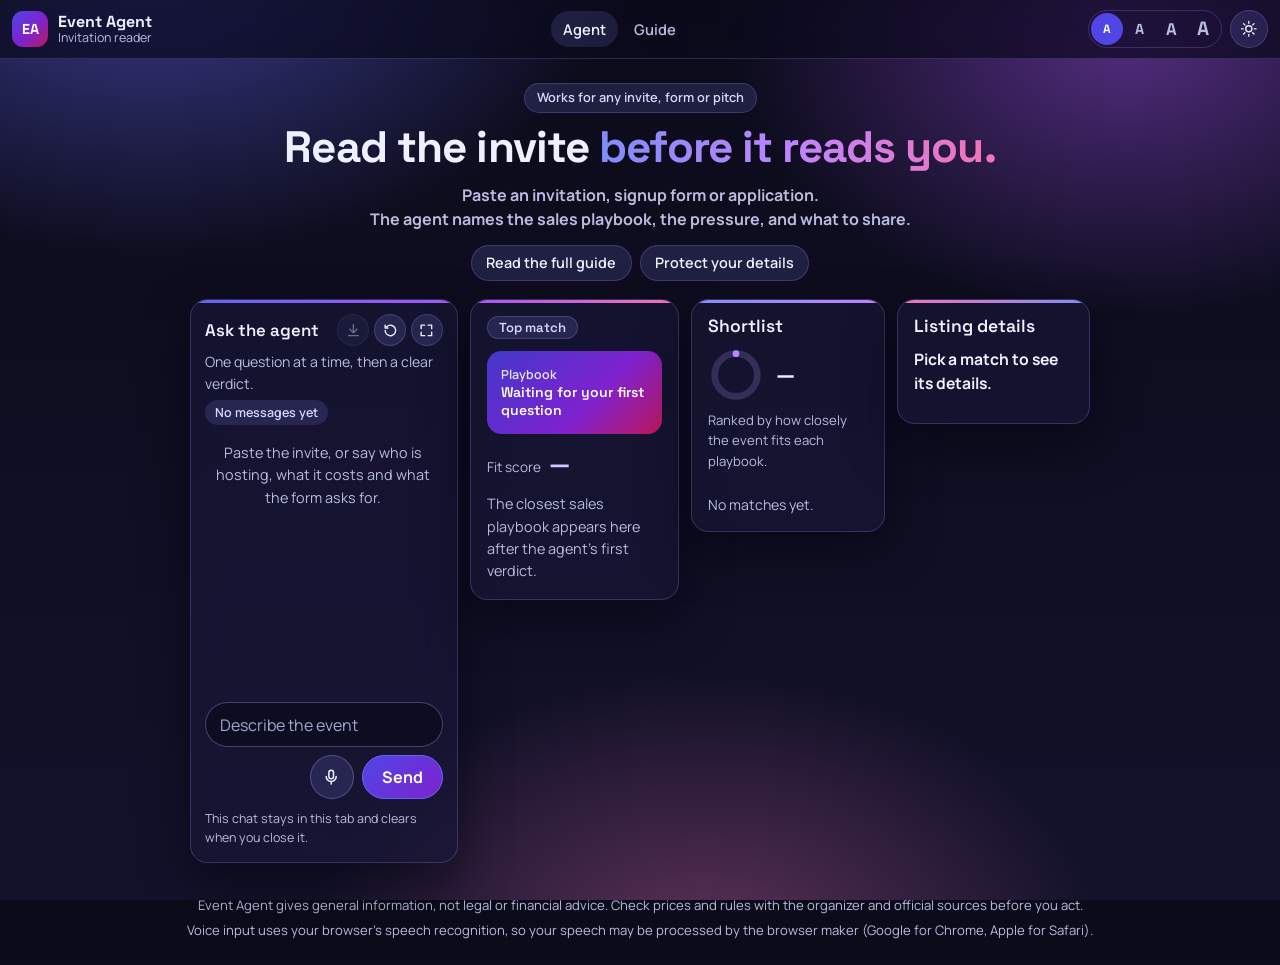
<file: index.html>
<!doctype html>
<html lang="en" data-theme="dark" data-font-size="sm">
<head>
<meta charset="utf-8">
<meta name="viewport" content="width=device-width, initial-scale=1, viewport-fit=cover">
<title>Event Agent: check an invitation before you sign up</title>
<meta name="description" content="Paste an event invitation, signup form or application. Event Agent names the sales playbook behind it, how hard they'll push, and what to share.">
<meta name="color-scheme" content="dark light">
<script>(function(){try{var d=document.documentElement,t=localStorage.getItem('pref-theme'),f=localStorage.getItem('pref-font-size');if(t==='light'||t==='dark')d.setAttribute('data-theme',t);if(f==='sm'||f==='md'||f==='lg'||f==='xl')d.setAttribute('data-font-size',f);}catch(e){}})();</script>
<link rel="icon" href="/favicon.svg" type="image/svg+xml">
<link rel="preconnect" href="https://fonts.googleapis.com">
<link rel="preconnect" href="https://fonts.gstatic.com" crossorigin>
<link rel="stylesheet" href="https://fonts.googleapis.com/css2?family=Manrope:wght@400;500;600;700&family=Space+Grotesk:wght@500;600;700&display=swap">
<link rel="stylesheet" href="/assets/css/engine.css">
<script src="/assets/js/prefs.js" defer></script>
<script src="/assets/js/engine.js" defer></script>
</head>
<body>
<a class="skip" href="#chat-input">Skip to the chat</a>
<div class="glow" aria-hidden="true"></div>

<header class="nav">
  <div class="nav-row">
    <a class="brand" href="/" aria-label="Event Agent home">
      <span class="brand-mark" aria-hidden="true">EA</span>
      <span class="brand-name"><strong>Event Agent</strong><span>Invitation reader</span></span>
    </a>
    <nav class="nav-links" aria-label="Main">
      <a href="/" aria-current="page">Agent</a>
      <a href="/guide">Guide</a>
    </nav>
    <div class="prefs">
      <div class="size-picker" role="group" aria-label="Text size">
        <button type="button" class="size-btn" data-size="sm" aria-pressed="true" aria-label="Text size small">A</button>
        <button type="button" class="size-btn" data-size="md" aria-pressed="false" aria-label="Text size medium">A</button>
        <button type="button" class="size-btn" data-size="lg" aria-pressed="false" aria-label="Text size large">A</button>
        <button type="button" class="size-btn" data-size="xl" aria-pressed="false" aria-label="Text size extra large">A</button>
      </div>
      <button type="button" class="theme-btn" aria-pressed="true" aria-label="Switch to light theme">
        <svg class="icon-moon" viewBox="0 0 24 24" aria-hidden="true"><path d="M20 14.5A8 8 0 0 1 9.5 4a8 8 0 1 0 10.5 10.5z"/></svg>
        <svg class="icon-sun" viewBox="0 0 24 24" aria-hidden="true"><circle cx="12" cy="12" r="4.2"/><path d="M12 2v2.5M12 19.5V22M2 12h2.5M19.5 12H22M4.9 4.9l1.8 1.8M17.3 17.3l1.8 1.8M4.9 19.1l1.8-1.8M17.3 6.7l1.8-1.8"/></svg>
      </button>
    </div>
  </div>
</header>

<main id="main">
  <section class="hero" aria-labelledby="hero-title">
    <p class="chip">Works for any invite, form or pitch</p>
    <h1 id="hero-title">Read the invite <span class="grad">before it reads you.</span></h1>
    <p class="subline">Paste an invitation, signup form or application.<br>The agent names the sales playbook, the pressure, and what to share.</p>
    <div class="hero-links">
      <a class="chip-link" href="/guide">Read the full guide</a>
      <a class="chip-link" href="/guide#protecting-your-details">Protect your details</a>
    </div>
  </section>

  <div class="board">
    <div class="chat-slot">
      <section class="card chat-card" aria-labelledby="chat-title">
        <div class="chat-head">
          <h2 id="chat-title">Ask the agent</h2>
          <div class="chat-tools">
            <button type="button" class="icon-btn" id="download-btn" aria-label="Download your event check" disabled>
              <svg viewBox="0 0 24 24" aria-hidden="true"><path d="M12 4v11M7 10.5l5 5 5-5M5 19.5h14"/></svg>
            </button>
            <button type="button" class="icon-btn" id="reset-btn" aria-label="Start over">
              <svg viewBox="0 0 24 24" aria-hidden="true"><path d="M4.5 12a7.5 7.5 0 1 0 2.2-5.3"/><path d="M4.5 4.5v4h4"/></svg>
            </button>
            <button type="button" class="icon-btn" id="full-btn" aria-pressed="false" aria-label="Full page">
              <svg class="icon-expand" viewBox="0 0 24 24" aria-hidden="true"><path d="M4.5 9.5v-5h5M19.5 9.5v-5h-5M4.5 14.5v5h5M19.5 14.5v5h-5"/></svg>
              <svg class="icon-collapse" viewBox="0 0 24 24" aria-hidden="true"><path d="M9.5 4.5v5h-5M14.5 4.5v5h5M9.5 19.5v-5h-5M14.5 19.5v-5h5"/></svg>
            </button>
          </div>
        </div>
        <div class="chat-meta">
          <p class="card-sub">One question at a time, then a clear verdict.</p>
          <p class="count-chip" id="count-chip">No messages yet</p>
        </div>
        <div class="log" id="log" role="log" aria-live="polite" aria-label="Conversation">
          <p class="log-empty" id="log-empty">Paste the invite, or say who is hosting, what it costs and what the form asks for.</p>
        </div>
        <div class="composer">
          <label class="sr-only" for="chat-input">Describe the event or paste the invitation</label>
          <textarea id="chat-input" rows="1" maxlength="4000" placeholder="Describe the event"></textarea>
          <div class="composer-actions">
            <button type="button" class="mic-btn" id="mic-btn" aria-pressed="false" aria-label="Start voice input">
              <svg viewBox="0 0 24 24" aria-hidden="true"><rect x="9" y="3" width="6" height="11" rx="3"/><path d="M5.5 11a6.5 6.5 0 0 0 13 0M12 17.5V21"/></svg>
            </button>
            <button type="button" class="send-btn" id="send-btn">Send</button>
          </div>
        </div>
        <p class="mic-status" id="mic-status" hidden></p>
        <p class="error-line" id="error-line" role="alert" hidden></p>
        <p class="chat-note">This chat stays in this tab and clears when you close it.</p>
      </section>
    </div>

    <section class="card match-card" aria-labelledby="match-title">
      <h2 id="match-title" class="pill">Top match</h2>
      <div class="match-tile">
        <p class="tile-kind" id="match-kind">Playbook</p>
        <p class="tile-title" id="match-name">Waiting for your first question</p>
      </div>
      <p class="fit"><span class="fit-label">Fit score</span> <span class="fit-value" id="match-score">—</span></p>
      <p class="why" id="match-why">The closest sales playbook appears here after the agent's first verdict.</p>
    </section>

    <section class="card list-card" aria-labelledby="list-title">
      <h2 id="list-title">Shortlist</h2>
      <div class="gauge-row">
        <svg class="gauge" viewBox="0 0 42 42" aria-hidden="true">
          <circle class="gauge-track" cx="21" cy="21" r="16"/>
          <circle class="gauge-fill" id="gauge-fill" cx="21" cy="21" r="16" pathLength="100" stroke-dasharray="0 100"/>
        </svg>
        <p class="gauge-value"><span id="gauge-num">—</span><span class="sr-only"> top fit score</span></p>
        <p class="rank-note">Ranked by how closely the event fits each playbook.</p>
      </div>
      <ol class="match-list" id="match-list"></ol>
      <p class="list-empty" id="list-empty">No matches yet.</p>
    </section>

    <section class="card detail-card" aria-labelledby="detail-title">
      <h2 id="detail-title">Listing details</h2>
      <p class="detail-name" id="detail-name">Pick a match to see its details.</p>
      <dl class="detail-list" id="detail-list"></dl>
      <a class="guide-link" id="guide-link" href="/guide" hidden>Read this playbook in the guide</a>
      <div class="next-step" id="next-step" hidden>
        <h3>Next step</h3>
        <p id="next-text"></p>
      </div>
    </section>
  </div>
</main>

<footer class="foot">
  <p>Event Agent gives general information, not legal or financial advice. Check prices and rules with the organizer and official sources before you act.</p>
  <p>Voice input uses your browser's speech recognition, so your speech may be processed by the browser maker (Google for Chrome, Apple for Safari).</p>
</footer>
</body>
</html>
</file>
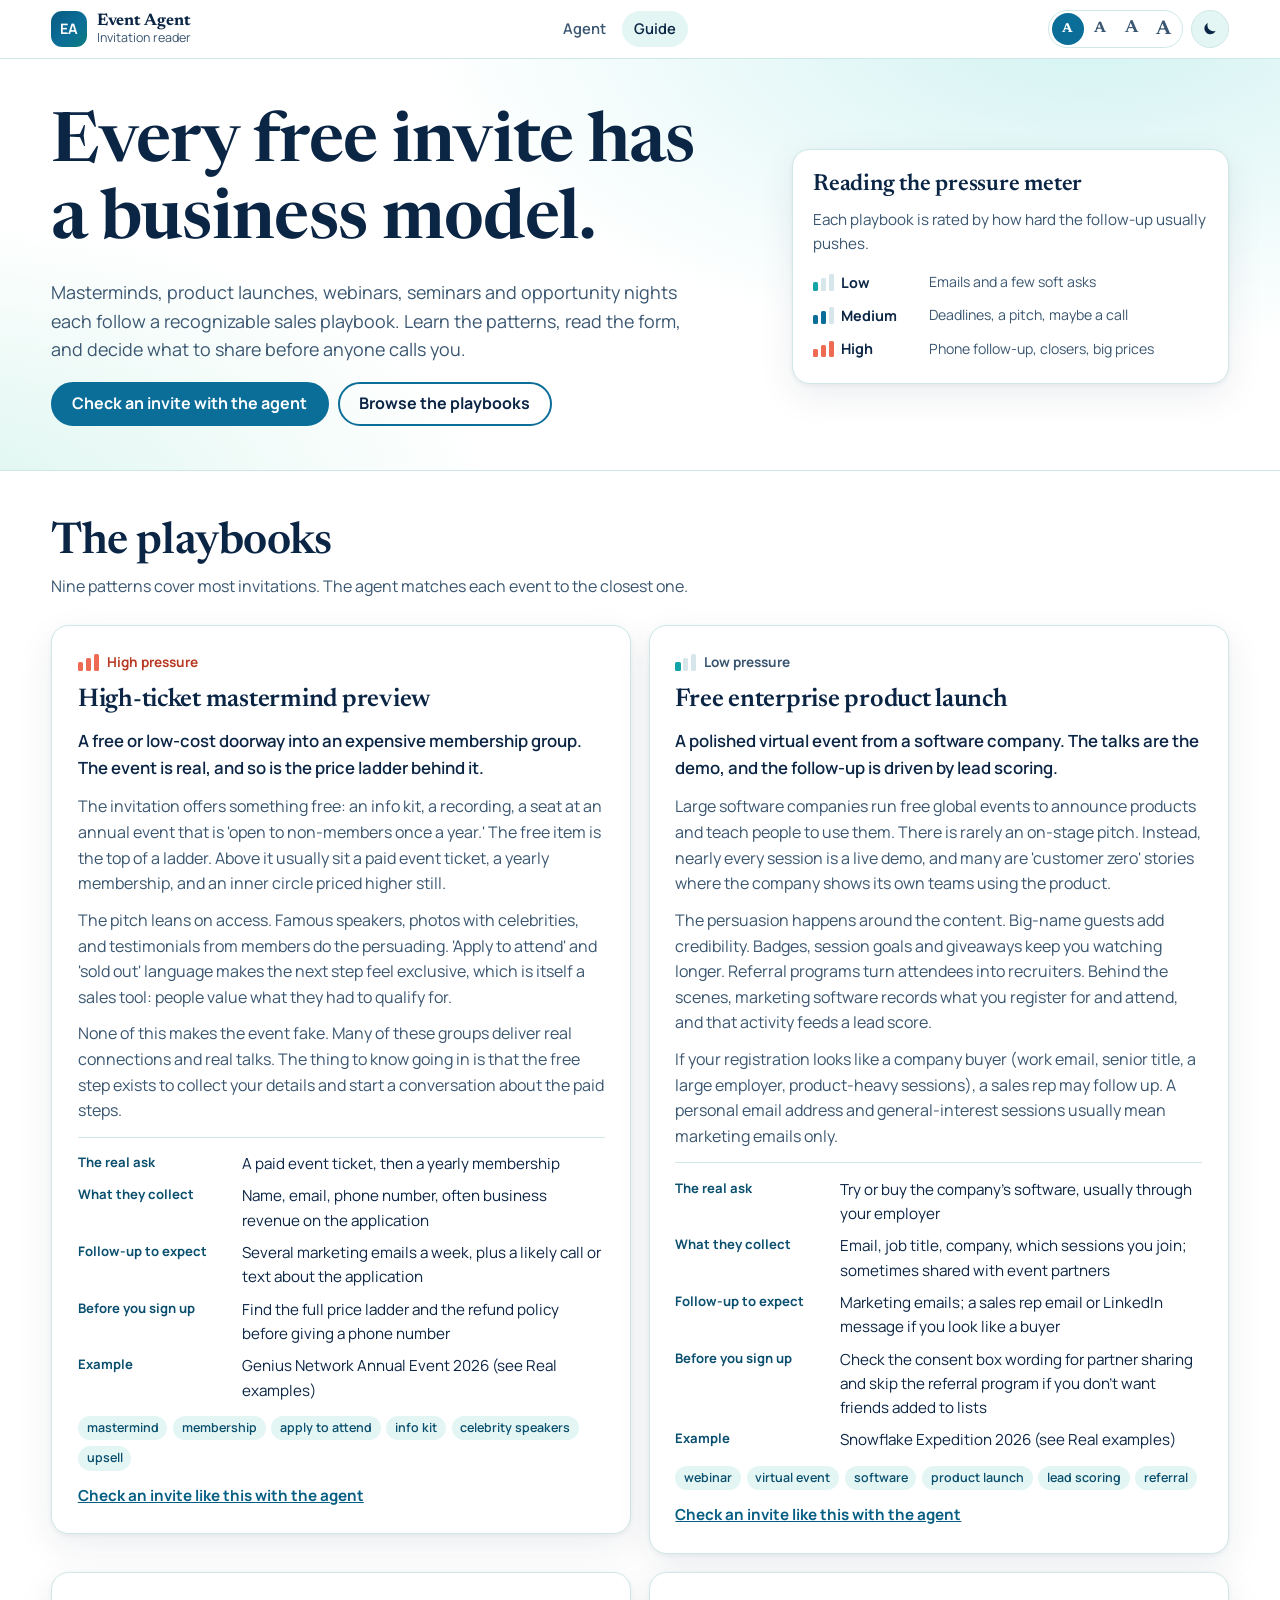
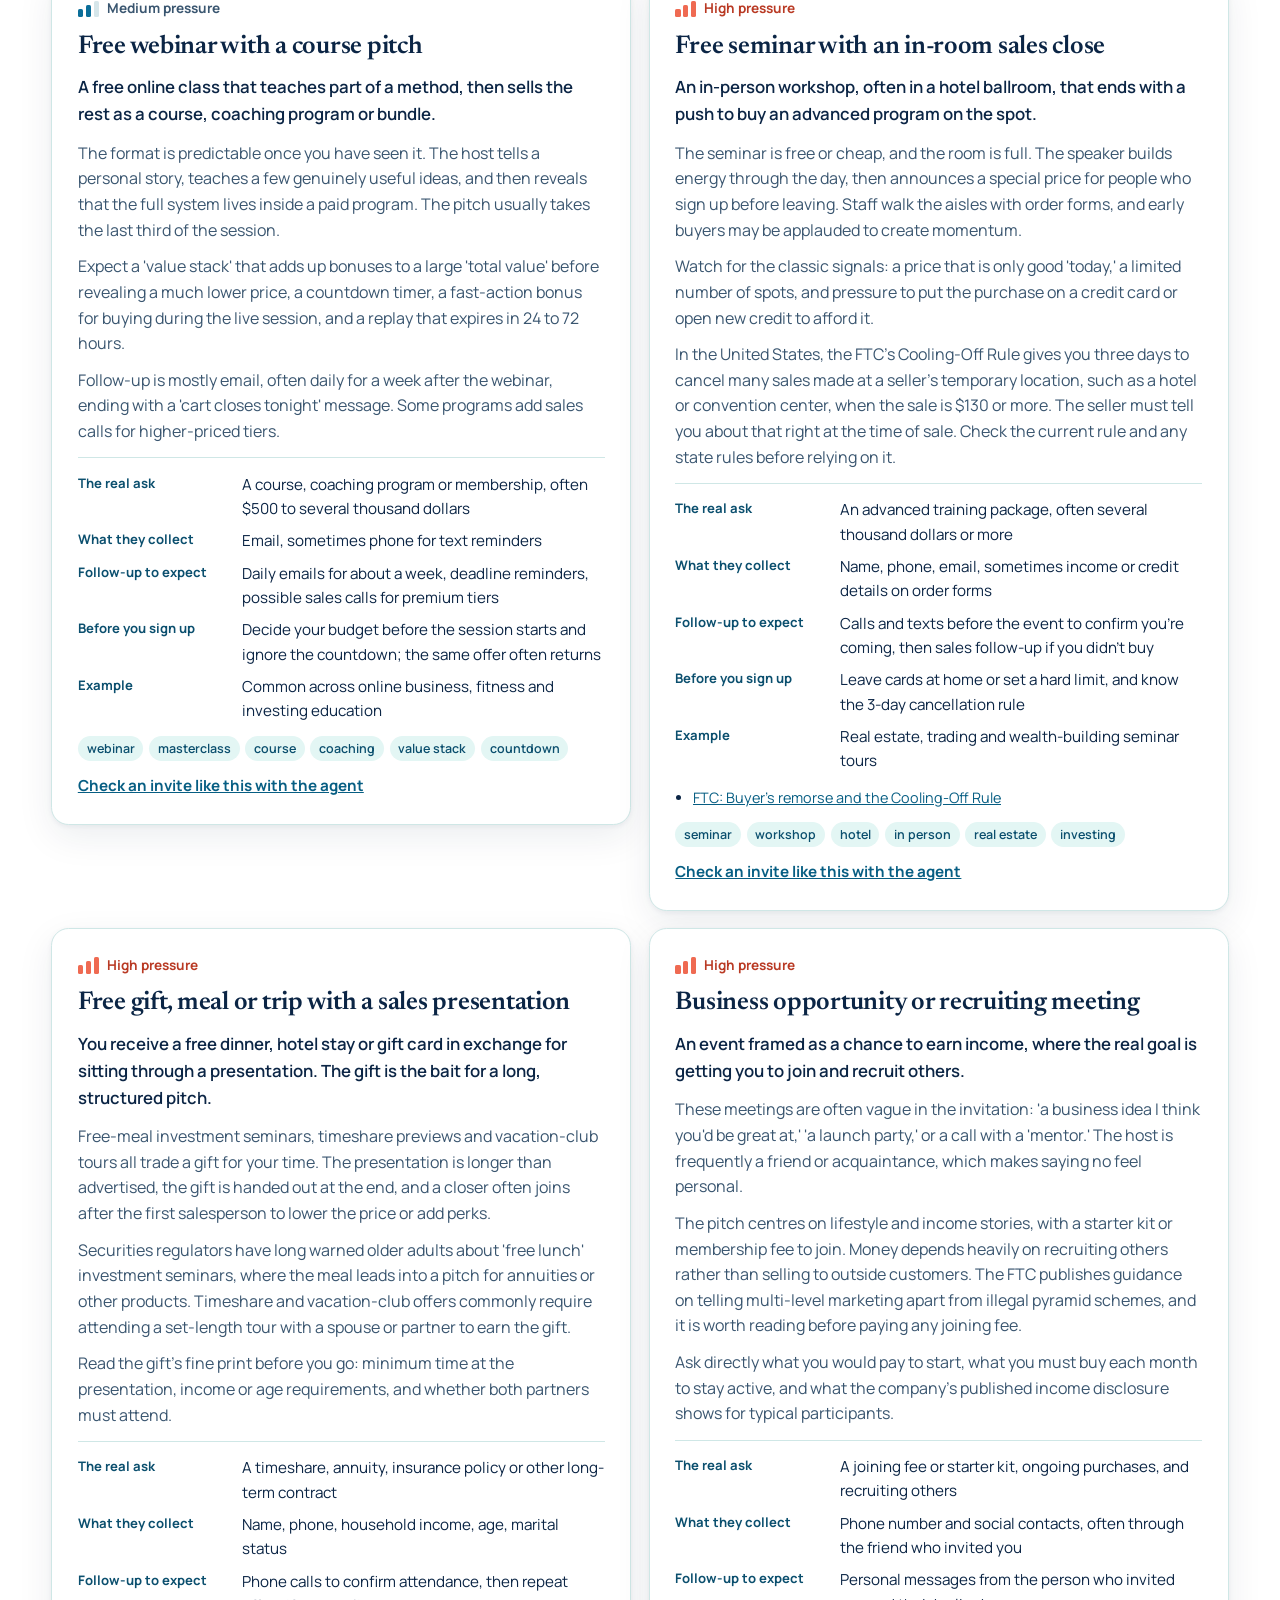
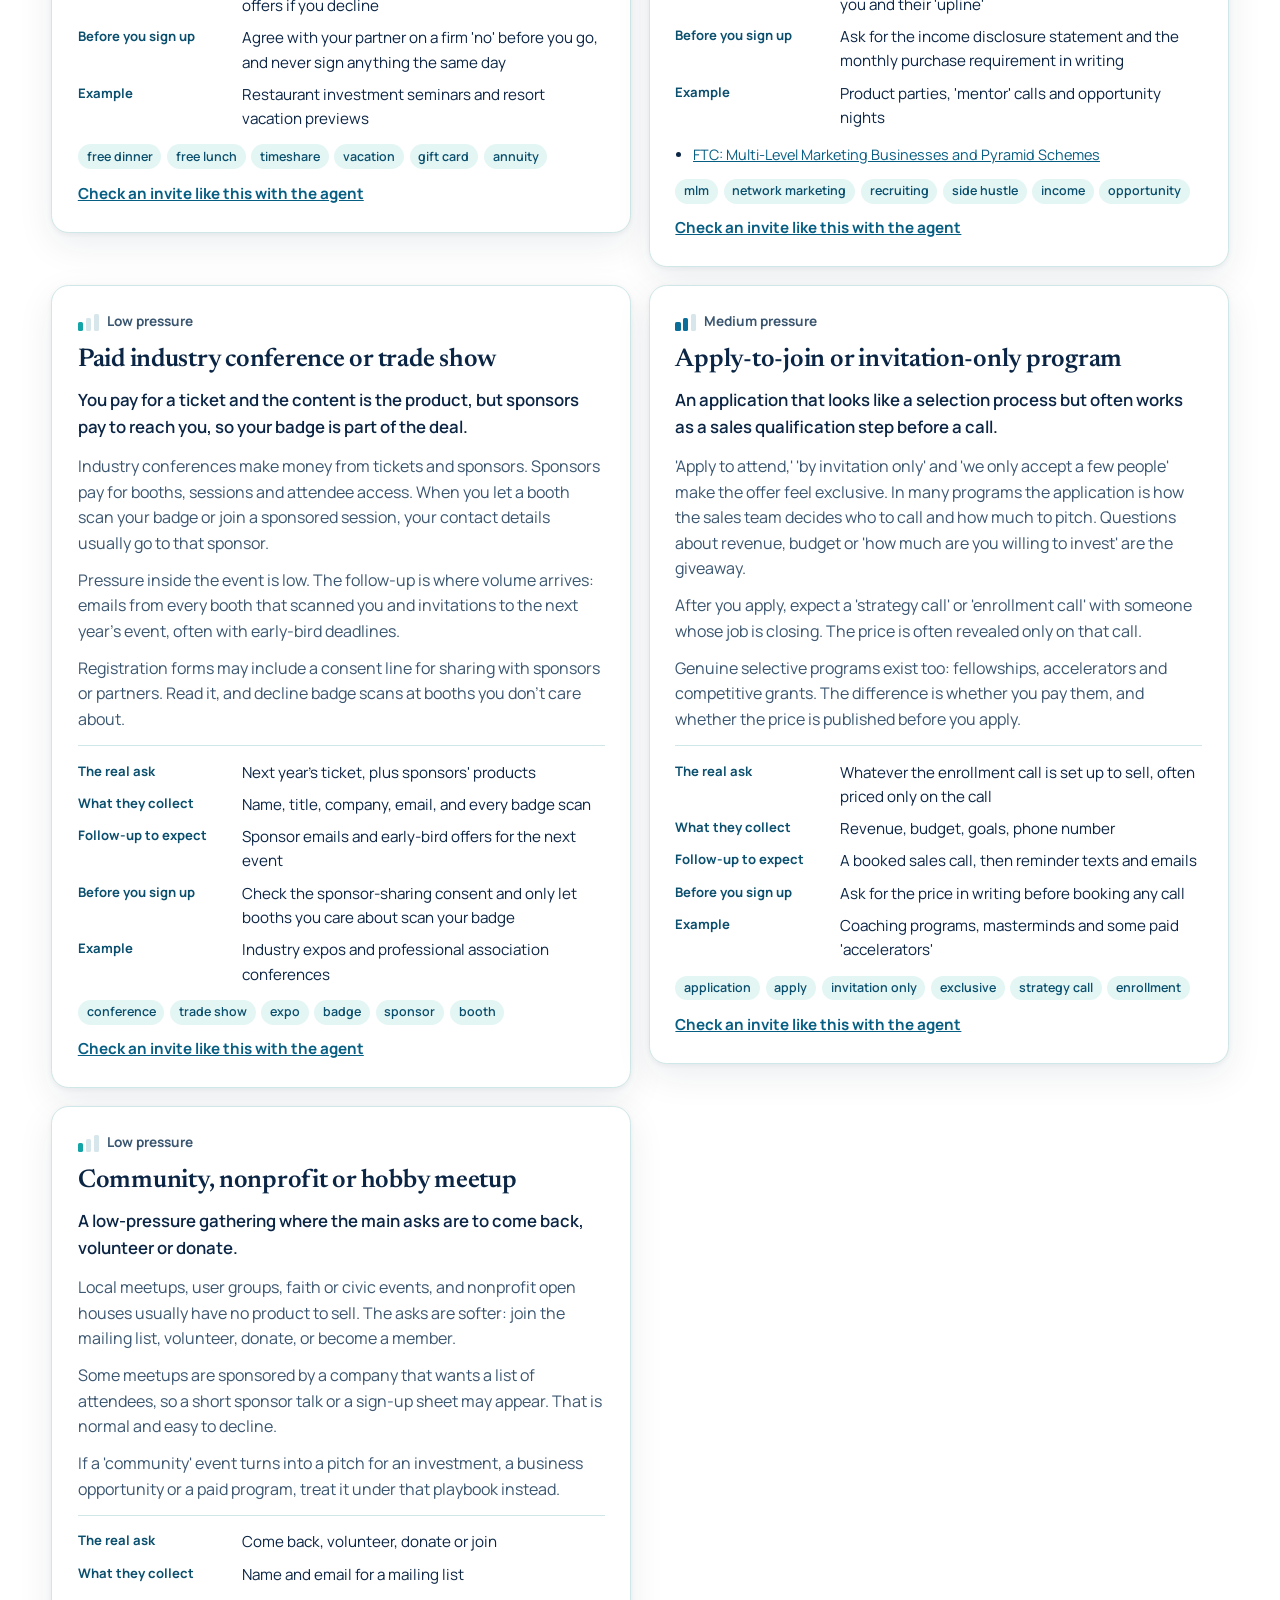
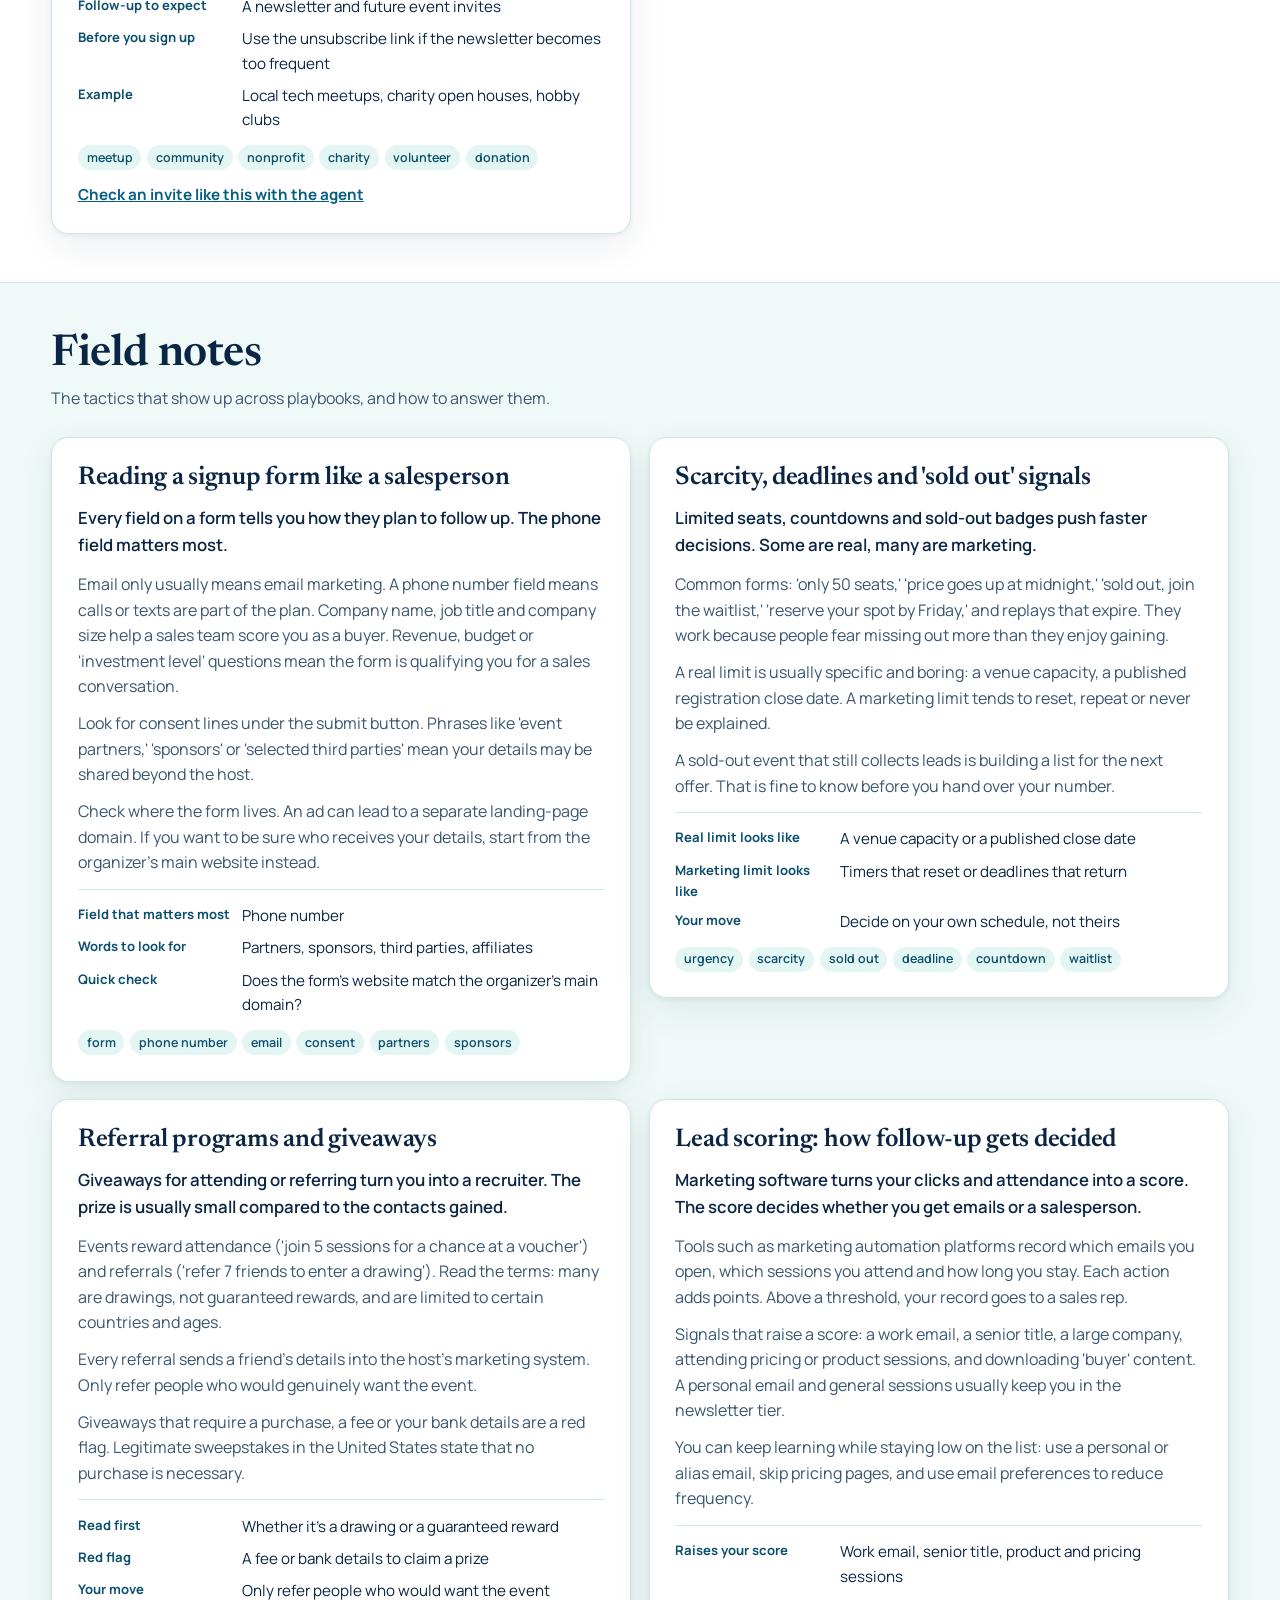
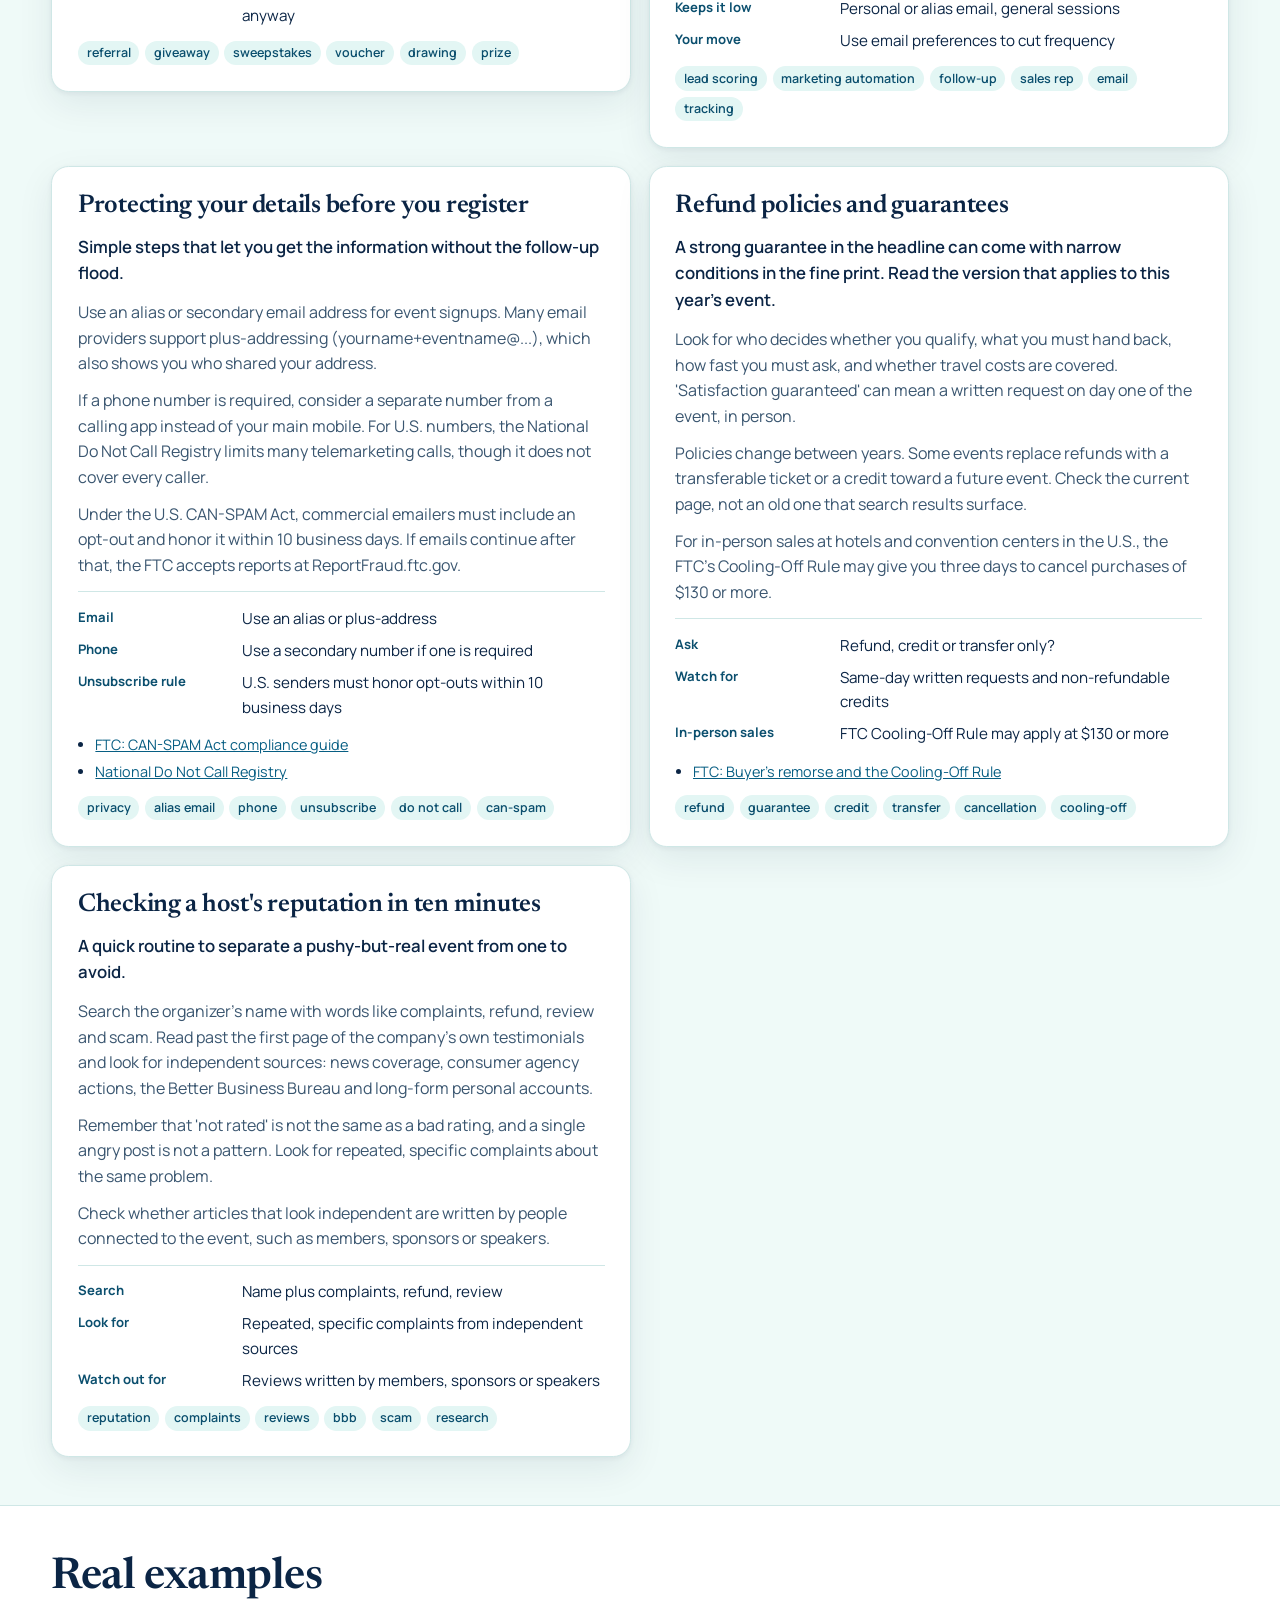
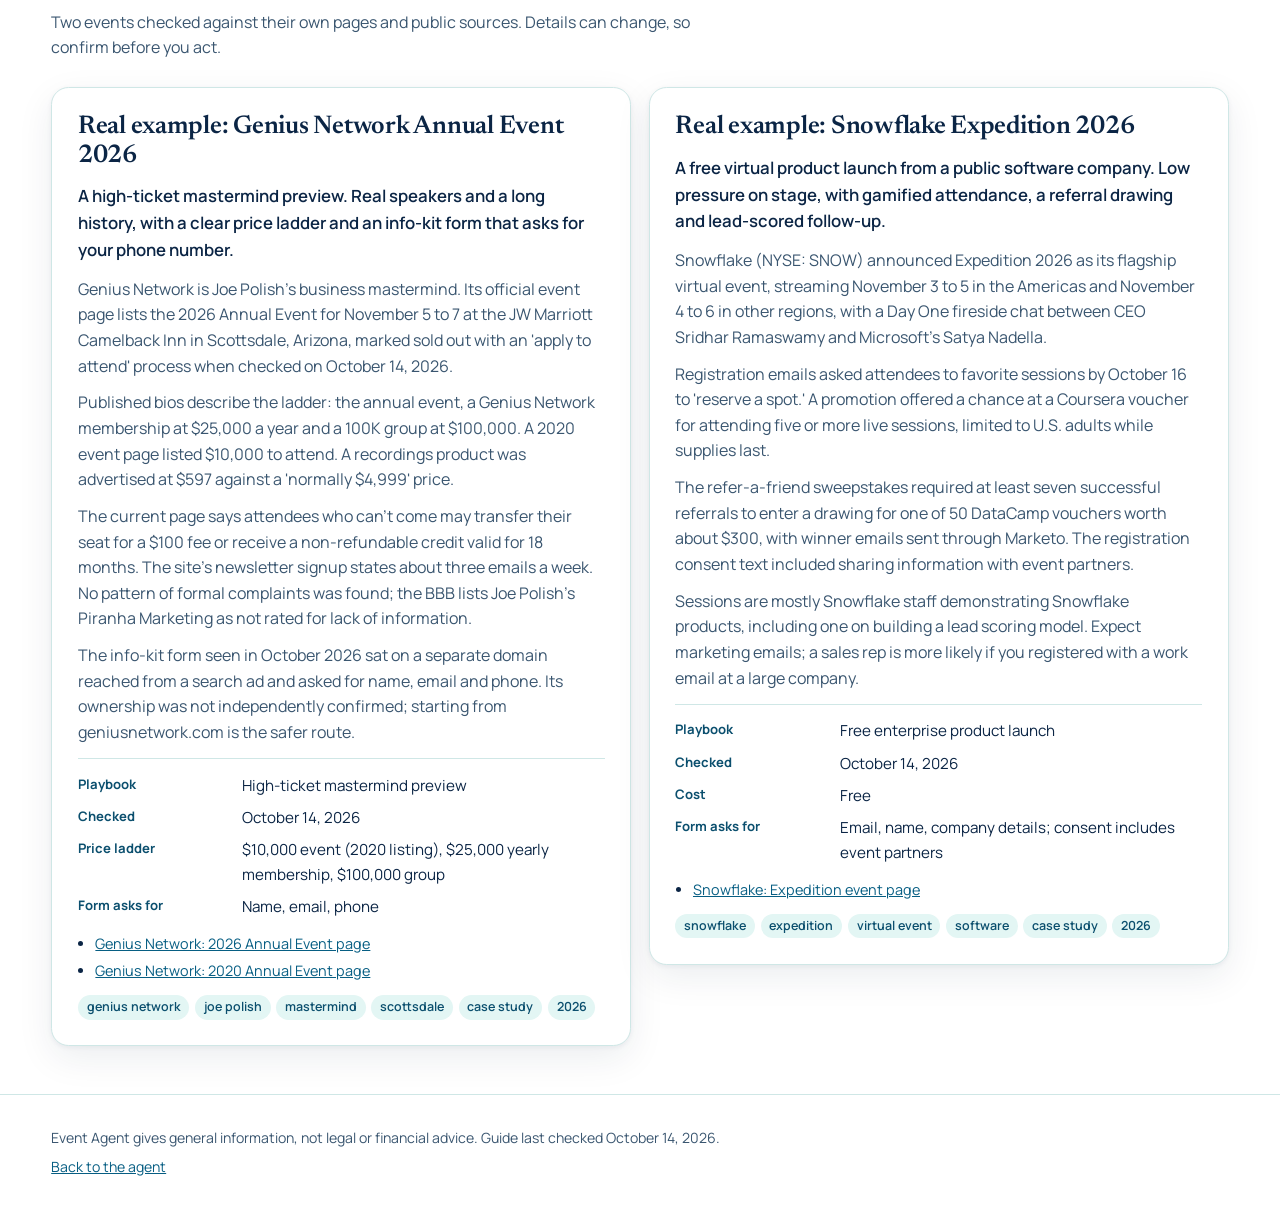
<file: guide/index.html>
<!doctype html>
<html lang="en" data-theme="light" data-font-size="sm">
<head>
<meta charset="utf-8">
<meta name="viewport" content="width=device-width, initial-scale=1, viewport-fit=cover">
<title>Event Agent guide: the sales playbooks behind event invitations</title>
<meta name="description" content="A plain guide to the sales playbooks behind event invitations, signup forms and applications, with real examples and ways to protect your details.">
<meta name="color-scheme" content="light dark">
<script>(function(){try{var d=document.documentElement,t=localStorage.getItem('pref-theme'),f=localStorage.getItem('pref-font-size');if(t==='light'||t==='dark')d.setAttribute('data-theme',t);if(f==='sm'||f==='md'||f==='lg'||f==='xl')d.setAttribute('data-font-size',f);}catch(e){}})();</script>
<link rel="icon" href="/favicon.svg" type="image/svg+xml">
<link rel="preconnect" href="https://fonts.googleapis.com">
<link rel="preconnect" href="https://fonts.gstatic.com" crossorigin>
<link rel="stylesheet" href="https://fonts.googleapis.com/css2?family=Manrope:wght@400;500;600;700&family=Newsreader:opsz,wght@6..72,500;6..72,600;6..72,700&display=swap">
<link rel="stylesheet" href="/assets/css/guide.css">
<script src="/assets/js/prefs.js" defer></script>
<script src="/assets/js/guide.js" defer></script>
</head>
<body>
<a class="skip" href="#main">Skip to the guide</a>

<header class="nav">
  <div class="nav-row">
    <a class="brand" href="/" aria-label="Event Agent home">
      <span class="brand-mark" aria-hidden="true">EA</span>
      <span class="brand-name"><strong>Event Agent</strong><span>Invitation reader</span></span>
    </a>
    <nav class="nav-links" aria-label="Main">
      <a href="/">Agent</a>
      <a href="/guide" aria-current="page">Guide</a>
    </nav>
    <div class="prefs">
      <div class="size-picker" role="group" aria-label="Text size">
        <button type="button" class="size-btn" data-size="sm" aria-pressed="true" aria-label="Text size small">A</button>
        <button type="button" class="size-btn" data-size="md" aria-pressed="false" aria-label="Text size medium">A</button>
        <button type="button" class="size-btn" data-size="lg" aria-pressed="false" aria-label="Text size large">A</button>
        <button type="button" class="size-btn" data-size="xl" aria-pressed="false" aria-label="Text size extra large">A</button>
      </div>
      <button type="button" class="theme-btn" aria-pressed="false" aria-label="Switch to dark theme">
        <svg class="icon-moon" viewBox="0 0 24 24" aria-hidden="true"><path d="M20 14.5A8 8 0 0 1 9.5 4a8 8 0 1 0 10.5 10.5z"/></svg>
        <svg class="icon-sun" viewBox="0 0 24 24" aria-hidden="true"><circle cx="12" cy="12" r="4.2"/><path d="M12 2v2.5M12 19.5V22M2 12h2.5M19.5 12H22M4.9 4.9l1.8 1.8M17.3 17.3l1.8 1.8M4.9 19.1l1.8-1.8M17.3 6.7l1.8-1.8"/></svg>
      </button>
    </div>
  </div>
</header>

<main id="main">
  <section class="hero" aria-labelledby="guide-title">
    <div class="hero-inner">
      <div class="hero-copy">
        <h1 id="guide-title">Every free invite has a business model.</h1>
        <p class="lead">Masterminds, product launches, webinars, seminars and opportunity nights each follow a recognizable sales playbook. Learn the patterns, read the form, and decide what to share before anyone calls you.</p>
        <div class="hero-actions">
          <a class="btn" href="/">Check an invite with the agent</a>
          <a class="btn quiet" href="#playbooks">Browse the playbooks</a>
        </div>
      </div>
      <aside class="hero-aside" aria-labelledby="meter-title">
        <h2 id="meter-title">Reading the pressure meter</h2>
        <p>Each playbook is rated by how hard the follow-up usually pushes.</p>
        <dl class="pressure-key">
          <div><dt><span class="meter" data-level="Low" aria-hidden="true"><i></i><i></i><i></i></span>Low</dt><dd>Emails and a few soft asks</dd></div>
          <div><dt><span class="meter" data-level="Medium" aria-hidden="true"><i></i><i></i><i></i></span>Medium</dt><dd>Deadlines, a pitch, maybe a call</dd></div>
          <div><dt><span class="meter" data-level="High" aria-hidden="true"><i></i><i></i><i></i></span>High</dt><dd>Phone follow-up, closers, big prices</dd></div>
        </dl>
      </aside>
    </div>
  </section>

  <section class="band" id="playbooks" aria-labelledby="playbooks-title">
    <div class="band-head">
      <h2 id="playbooks-title">The playbooks</h2>
      <p>Nine patterns cover most invitations. The agent matches each event to the closest one.</p>
    </div>
    <div class="grid" id="grid-playbook" aria-busy="true"></div>
  </section>

  <section class="band tint" id="field-notes" aria-labelledby="notes-title">
    <div class="band-head">
      <h2 id="notes-title">Field notes</h2>
      <p>The tactics that show up across playbooks, and how to answer them.</p>
    </div>
    <div class="grid" id="grid-field-note" aria-busy="true"></div>
  </section>

  <section class="band" id="examples" aria-labelledby="examples-title">
    <div class="band-head">
      <h2 id="examples-title">Real examples</h2>
      <p>Two events checked against their own pages and public sources. Details can change, so confirm before you act.</p>
    </div>
    <div class="grid wide" id="grid-case" aria-busy="true"></div>
  </section>

  <p class="load-error" id="load-error" role="alert" hidden>The guide content could not load. Refresh the page to try again.</p>
  <noscript><p class="load-error">This guide needs JavaScript to show its entries.</p></noscript>
</main>

<footer class="foot">
  <p>Event Agent gives general information, not legal or financial advice. <span id="updated"></span></p>
  <p><a href="/">Back to the agent</a></p>
</footer>
</body>
</html>
</file>
<file: assets/css/engine.css>
/* Event Agent engine: dark glass template, indigo/purple/pink accents */

:root,
html[data-theme="dark"] {
  --bg: #0b0b1a;
  --bg-2: #13122b;
  --text: #eef0ff;
  --muted: #b9bce0;
  --faint: #a3a6d1;
  --panel: rgba(24, 23, 52, 0.72);
  --panel-solid: #181734;
  --panel-border: rgba(165, 160, 255, 0.22);
  --field: rgba(10, 10, 28, 0.78);
  --field-solid: #0d0d22;
  --field-border: rgba(165, 160, 255, 0.34);
  --bubble-user: #4f46e5;
  --bubble-user-text: #ffffff;
  --bubble-bot: rgba(40, 38, 82, 0.9);
  --bubble-bot-solid: #28264f;
  --chip-bg: rgba(129, 140, 248, 0.16);
  --chip-text: #d4d7ff;
  --indigo: #6366f1;
  --purple: #a855f7;
  --indigo-soft: #818cf8;
  --purple-soft: #c084fc;
  --pink: #f472b6;
  --accent-text: #c7cbff;
  --link: #c4b5fd;
  --coral: #ff8a7a;
  --nav-bg: rgba(11, 11, 26, 0.72);
  --nav-solid: #0e0e22;
  --shadow: 0 1.25rem 3rem rgba(3, 3, 15, 0.55);
  --glow-a: rgba(99, 102, 241, 0.55);
  --glow-b: rgba(168, 85, 247, 0.45);
  --glow-c: rgba(244, 114, 182, 0.32);
  --tile-text: #ffffff;
  --gauge-track: rgba(165, 160, 255, 0.2);
  --focus: #f9a8d4;
  color-scheme: dark;
}

html[data-theme="light"] {
  --bg: #f4f3ff;
  --bg-2: #ebe8ff;
  --text: #17153a;
  --muted: #3b3970;
  --faint: #4d4b85;
  --panel: rgba(255, 255, 255, 0.78);
  --panel-solid: #ffffff;
  --panel-border: rgba(99, 102, 241, 0.22);
  --field: rgba(255, 255, 255, 0.95);
  --field-solid: #ffffff;
  --field-border: rgba(79, 70, 229, 0.38);
  --bubble-user: #4f46e5;
  --bubble-user-text: #ffffff;
  --bubble-bot: rgba(238, 236, 255, 0.95);
  --bubble-bot-solid: #eeecff;
  --chip-bg: rgba(99, 102, 241, 0.12);
  --chip-text: #3730a3;
  --accent-text: #4338ca;
  --link: #5b21b6;
  --coral: #b4321f;
  --nav-bg: rgba(255, 255, 255, 0.72);
  --nav-solid: #ffffff;
  --shadow: 0 1.25rem 3rem rgba(49, 46, 129, 0.14);
  --glow-a: rgba(99, 102, 241, 0.3);
  --glow-b: rgba(168, 85, 247, 0.24);
  --glow-c: rgba(244, 114, 182, 0.2);
  --gauge-track: rgba(99, 102, 241, 0.16);
  --focus: #be185d;
  color-scheme: light;
}

html { font-size: 100%; -webkit-text-size-adjust: 100%; text-size-adjust: 100%; }
html[data-font-size="md"] { font-size: 112.5%; }
html[data-font-size="lg"] { font-size: 125%; }
html[data-font-size="xl"] { font-size: 140%; }

*, *::before, *::after { box-sizing: border-box; }

body {
  margin: 0;
  min-height: 100svh;
  background: var(--bg);
  color: var(--text);
  font-family: "Manrope", "Segoe UI", system-ui, -apple-system, "Helvetica Neue", Arial, sans-serif;
  font-size: 1rem;
  line-height: 1.55;
  overflow-wrap: anywhere;
}

h1, h2, h3 {
  font-family: "Space Grotesk", "Manrope", "Segoe UI", system-ui, -apple-system, Arial, sans-serif;
  line-height: 1.15;
  margin: 0;
}

p { margin: 0; }
a { color: var(--link); }
button, textarea { font: inherit; color: inherit; }
svg { display: block; }

:focus-visible { outline: 0.18rem solid var(--focus); outline-offset: 0.18rem; border-radius: 0.4rem; }

.sr-only {
  position: absolute; width: 1px; height: 1px; padding: 0; margin: -1px;
  overflow: hidden; clip: rect(0 0 0 0); white-space: nowrap; border: 0;
}

.skip {
  position: absolute; left: 1rem; top: -4rem; z-index: 50;
  background: var(--panel-solid); color: var(--text); padding: 0.6rem 1rem; border-radius: 0.6rem;
}
.skip:focus { top: calc(env(safe-area-inset-top, 0px) + 0.75rem); }

/* Background glow: never covered by a scrim */
.glow {
  position: fixed; inset: 0; z-index: -1; pointer-events: none;
  background:
    radial-gradient(45rem 30rem at 12% -6%, var(--glow-a), transparent 65%),
    radial-gradient(40rem 28rem at 88% 4%, var(--glow-b), transparent 62%),
    radial-gradient(38rem 26rem at 55% 105%, var(--glow-c), transparent 65%),
    linear-gradient(180deg, var(--bg), var(--bg-2));
}

/* ---------- Nav ---------- */
.nav {
  position: sticky; top: 0; z-index: 20; width: 100%;
  padding-top: env(safe-area-inset-top, 0px);
  padding-left: env(safe-area-inset-left, 0px);
  padding-right: env(safe-area-inset-right, 0px);
  background: var(--nav-solid);
  border-bottom: 1px solid var(--panel-border);
}
@supports ((-webkit-backdrop-filter: blur(1px)) or (backdrop-filter: blur(1px))) {
  .nav {
    background: var(--nav-bg);
    -webkit-backdrop-filter: blur(16px) saturate(140%);
    backdrop-filter: blur(16px) saturate(140%);
  }
}
.nav-row {
  width: min(100% - 1.5rem, 83.75rem);
  margin: 0 auto;
  padding: 0.6rem 0;
  display: flex; flex-wrap: wrap; align-items: center; justify-content: center;
  gap: 0.5rem 1rem;
}
.brand { display: inline-flex; align-items: center; gap: 0.6rem; text-decoration: none; color: var(--text); min-width: 0; }
.brand-mark {
  display: grid; place-items: center; width: 2.25rem; height: 2.25rem; border-radius: 0.7rem;
  background: linear-gradient(135deg, #4f46e5, #7e22ce 55%, #be185d);
  color: #ffffff; font-family: "Space Grotesk", "Manrope", system-ui, sans-serif; font-weight: 700; font-size: 0.9rem;
}
.brand-name { display: flex; flex-direction: column; line-height: 1.15; text-align: left; }
.brand-name strong { font-family: "Space Grotesk", "Manrope", system-ui, sans-serif; font-size: 1rem; }
.brand-name span { font-size: 0.78rem; color: var(--muted); }
.nav-links { display: flex; flex-wrap: wrap; gap: 0.25rem; }
.nav-links a {
  color: var(--muted); text-decoration: none; font-weight: 600; font-size: 0.92rem;
  padding: 0.4rem 0.75rem; border-radius: 999px;
}
.nav-links a[aria-current="page"] { color: var(--text); background: var(--chip-bg); }
.nav-links a:hover { color: var(--text); }
.prefs { display: flex; align-items: center; gap: 0.5rem; flex-wrap: wrap; justify-content: center; }
.size-picker { display: inline-flex; border: 1px solid var(--panel-border); border-radius: 999px; padding: 0.15rem; }
.size-btn {
  background: transparent; border: 0; border-radius: 999px; cursor: pointer; color: var(--muted);
  min-width: 2rem; height: 2rem; padding: 0 0.35rem; font-weight: 700; line-height: 1;
  font-family: "Space Grotesk", "Manrope", system-ui, sans-serif;
}
.size-btn[data-size="sm"] { font-size: 0.75rem; }
.size-btn[data-size="md"] { font-size: 0.9rem; }
.size-btn[data-size="lg"] { font-size: 1.05rem; }
.size-btn[data-size="xl"] { font-size: 1.2rem; }
.size-btn[aria-pressed="true"] { background: #4f46e5; color: #ffffff; }
.theme-btn {
  width: 2.35rem; height: 2.35rem; border-radius: 999px; cursor: pointer;
  display: grid; place-items: center; background: var(--chip-bg); color: var(--text);
  border: 1px solid var(--panel-border);
}
.theme-btn svg { width: 1.1rem; height: 1.1rem; fill: none; stroke: currentColor; stroke-width: 1.8; stroke-linecap: round; }
.theme-btn .icon-moon { fill: currentColor; stroke: none; }
html[data-theme="dark"] .theme-btn .icon-moon { display: none; }
html[data-theme="light"] .theme-btn .icon-sun { display: none; }

/* ---------- Hero ---------- */
main { display: block; }
.hero {
  width: min(100% - 2rem, 83.75rem);
  margin: 0 auto;
  padding: 1.5rem 0 1.1rem;
  text-align: center;
  display: flex; flex-direction: column; align-items: center; gap: 0.6rem;
}
.chip {
  display: inline-block; font-size: 0.8rem; font-weight: 600; color: var(--chip-text);
  background: var(--chip-bg); border: 1px solid var(--panel-border);
  padding: 0.25rem 0.75rem; border-radius: 999px;
}
.hero h1 { font-size: clamp(1.75rem, 1.2rem + 2.4vw, 2.75rem); font-weight: 700; letter-spacing: -0.02em; max-width: 100%; }
.grad {
  color: var(--purple-soft);
  background: linear-gradient(90deg, var(--indigo-soft), var(--purple-soft) 50%, var(--pink));
  -webkit-background-clip: text; background-clip: text;
  -webkit-text-fill-color: transparent;
}
html[data-theme="light"] .grad {
  color: #6d28d9;
  background: linear-gradient(90deg, #4338ca, #7e22ce 50%, #be185d);
  -webkit-background-clip: text; background-clip: text;
}
.subline { font-weight: 700; color: var(--muted); font-size: 1rem; max-width: 46rem; }
.hero-links { display: flex; flex-wrap: wrap; justify-content: center; gap: 0.5rem; margin-top: 0.2rem; }
.chip-link {
  display: inline-flex; align-items: center; min-height: 2.25rem;
  padding: 0.3rem 0.9rem; border-radius: 999px; text-decoration: none; font-weight: 600; font-size: 0.9rem;
  color: var(--text); background: var(--chip-bg); border: 1px solid var(--panel-border);
}
.chip-link:hover { border-color: var(--indigo-soft); }

/* ---------- Board ---------- */
.board {
  width: min(100% - 3rem, clamp(56.25rem, 66vw, 83.75rem));
  margin: 0 auto 1.5rem;
  display: grid;
  grid-template-columns: minmax(0, 1fr);
  gap: 0.75rem;
  align-items: start;
}
.board > * { min-width: 0; }

.card {
  position: relative;
  background: var(--panel-solid);
  border: 1px solid var(--panel-border);
  border-radius: 1.1rem;
  padding: 1rem;
  box-shadow: var(--shadow);
  overflow: hidden;
}
@supports ((-webkit-backdrop-filter: blur(1px)) or (backdrop-filter: blur(1px))) {
  .card {
    background: var(--panel);
    -webkit-backdrop-filter: blur(18px) saturate(130%);
    backdrop-filter: blur(18px) saturate(130%);
  }
}
.card::before {
  content: ""; position: absolute; left: 0; right: 0; top: 0; height: 0.2rem;
  background: linear-gradient(90deg, var(--indigo), var(--purple));
}
.match-card::before { background: linear-gradient(90deg, var(--purple), var(--pink)); }
.list-card::before { background: linear-gradient(90deg, var(--indigo-soft), var(--purple-soft)); }
.detail-card::before { background: linear-gradient(90deg, var(--pink), var(--indigo-soft)); }

.card h2 { font-size: 1.1rem; font-weight: 600; }
.card-sub { color: var(--muted); font-size: 0.88rem; }

@media (min-width: 700px) {
  .board { grid-template-columns: repeat(3, minmax(0, 1fr)); }
  .chat-slot { grid-column: 1 / -1; grid-row: 1; }
  .match-card { grid-column: 1; grid-row: 2; }
  .list-card { grid-column: 2; grid-row: 2; }
  .detail-card { grid-column: 3; grid-row: 2; }
}
@media (min-width: 1100px) {
  .board { grid-template-columns: minmax(0, 1.36fr) minmax(0, 1.06fr) minmax(0, 0.98fr) minmax(0, 0.98fr); }
  .chat-slot { grid-column: 1; grid-row: 1; }
  .match-card { grid-column: 2; grid-row: 1; }
  .list-card { grid-column: 3; grid-row: 1; }
  .detail-card { grid-column: 4; grid-row: 1; }
}

/* ---------- Chat card ---------- */
.chat-card {
  container-type: inline-size;
  container-name: chat;
  display: flex; flex-direction: column; gap: 0.6rem;
  height: clamp(26rem, 78svh, 40rem);
}
@media (min-width: 700px) { .chat-card { height: clamp(24rem, 62svh, 38rem); } }
@media (min-width: 1100px) { .chat-card { height: clamp(22rem, 100svh - 21rem, 38rem); } }

.chat-head { display: flex; flex-wrap: wrap; align-items: center; justify-content: space-between; gap: 0.5rem 0.75rem; }
.chat-head h2 { min-width: 0; text-align: left; font-size: 1.05rem; }
.chat-card { padding: 0.9rem; }
.chat-meta { display: flex; flex-wrap: wrap; align-items: center; justify-content: space-between; gap: 0.35rem 0.6rem; margin-top: -0.3rem; }
.chat-meta .card-sub { text-align: left; min-width: 0; }
.icon-btn .icon-collapse { display: none; }
.icon-btn[aria-pressed="true"] .icon-expand { display: none; }
.icon-btn[aria-pressed="true"] .icon-collapse { display: block; }
.icon-btn[aria-pressed="true"] { background: #4f46e5; color: #ffffff; border-color: #4f46e5; }
.chat-tools { display: flex; align-items: center; gap: 0.3rem; flex-shrink: 0; }
.icon-btn {
  width: 2rem; height: 2rem; border-radius: 999px; cursor: pointer;
  display: grid; place-items: center; background: var(--chip-bg); color: var(--text);
  border: 1px solid var(--panel-border);
}
.icon-btn svg { width: 1.05rem; height: 1.05rem; fill: none; stroke: currentColor; stroke-width: 2; stroke-linecap: round; stroke-linejoin: round; }
.icon-btn:disabled { opacity: 0.4; cursor: not-allowed; }
.text-btn {
  min-height: 2.25rem; padding: 0 0.8rem; border-radius: 999px; cursor: pointer; font-weight: 600; font-size: 0.85rem;
  background: var(--chip-bg); color: var(--text); border: 1px solid var(--panel-border); white-space: nowrap;
}
.text-btn[aria-pressed="true"] { background: var(--indigo); color: #ffffff; border-color: var(--indigo); }

.count-chip {
  flex-shrink: 0; font-size: 0.78rem; font-weight: 600; color: var(--chip-text);
  background: var(--chip-bg); padding: 0.15rem 0.6rem; border-radius: 999px;
}

.log {
  flex: 1 1 auto; min-height: 0; overflow-y: auto; overscroll-behavior: contain;
  display: flex; flex-direction: column; gap: 0.6rem;
  padding: 0.25rem 0.15rem 0.25rem 0;
}
.log-empty { color: var(--muted); font-size: 0.9rem; margin: 0.25rem 0; text-align: center; padding: 0 0.5rem; }
.msg {
  max-width: 92%; padding: 0.65rem 0.85rem; border-radius: 1rem; font-size: 0.95rem; text-align: left;
  overflow-wrap: anywhere;
}
.msg p + p, .msg p + ul, .msg ul + p { margin-top: 0.5rem; }
.msg ul { margin: 0.35rem 0 0; padding-left: 1.15rem; }
.msg li + li { margin-top: 0.2rem; }
.msg.user { align-self: flex-end; background: var(--bubble-user); color: var(--bubble-user-text); border-bottom-right-radius: 0.3rem; }
.msg.user a { color: #ffffff; }
.msg.bot { align-self: flex-start; background: var(--bubble-bot-solid); color: var(--text); border: 1px solid var(--panel-border); border-bottom-left-radius: 0.3rem; }
.msg.error { align-self: flex-start; background: transparent; border: 1px solid var(--coral); color: var(--coral); }

/* Thinking indicator */
.thinking { display: flex; flex-direction: column; gap: 0.35rem; }
.dots { display: inline-flex; gap: 0.3rem; padding: 0.2rem 0; }
.dots span { width: 0.5rem; height: 0.5rem; border-radius: 50%; background: var(--indigo-soft); animation: pulse 1.2s ease-in-out infinite; }
.dots span:nth-child(2) { background: var(--purple-soft); animation-delay: 0.2s; }
.dots span:nth-child(3) { background: var(--pink); animation-delay: 0.4s; }
.wait-note { font-size: 0.85rem; color: var(--muted); }
@keyframes pulse { 0%, 80%, 100% { opacity: 0.35; transform: scale(0.8); } 40% { opacity: 1; transform: scale(1); } }
@media (prefers-reduced-motion: reduce) {
  .dots span { animation: none; opacity: 1; transform: none; }
}

/* Composer */
.composer {
  display: grid; grid-template-columns: minmax(0, 1fr); gap: 0.5rem;
}
.composer textarea {
  width: 100%; min-height: 2.75rem; max-height: 8rem; resize: none; overflow-y: hidden;
  padding: 0.65rem 0.85rem; border-radius: 1.4rem; line-height: 1.4;
  background: var(--field-solid); border: 1px solid var(--field-border); color: var(--text);
}
.composer textarea::placeholder { color: var(--faint); opacity: 1; }
.composer textarea.scrolls { overflow-y: auto; }
.composer-actions { display: flex; gap: 0.5rem; justify-content: flex-end; align-items: center; }
.mic-btn {
  width: 2.75rem; height: 2.75rem; border-radius: 50%; cursor: pointer; flex-shrink: 0;
  display: grid; place-items: center; background: var(--chip-bg); color: var(--text); border: 1px solid var(--field-border);
}
.mic-btn svg { width: 1.15rem; height: 1.15rem; fill: none; stroke: currentColor; stroke-width: 2; stroke-linecap: round; }
.mic-btn[aria-pressed="true"] { background: var(--pink); border-color: var(--pink); color: #1a0a14; }
.mic-btn[hidden] { display: none; }
.send-btn {
  min-height: 2.75rem; padding: 0 1.2rem; border-radius: 999px; cursor: pointer; font-weight: 700;
  background: var(--indigo); color: #ffffff; border: 1px solid var(--indigo); flex-shrink: 0;
  background-image: linear-gradient(135deg, #4f46e5, #7e22ce);
}
.send-btn[aria-busy="true"] { cursor: progress; opacity: 0.75; }
@container chat (min-width: 18.5rem) {
  .composer { grid-template-columns: minmax(0, 1fr) auto; align-items: end; }
}
.mic-status { font-size: 0.82rem; color: var(--muted); text-align: left; }
.error-line { font-size: 0.85rem; color: var(--coral); font-weight: 600; text-align: left; }
.chat-note { font-size: 0.78rem; color: var(--muted); text-align: left; }

/* Full page */
.chat-card.is-full {
  position: fixed; z-index: 40;
  inset: 0;
  height: auto;
  border-radius: 0;
  padding: calc(env(safe-area-inset-top, 0px) + 1rem) calc(env(safe-area-inset-right, 0px) + 1rem) calc(env(safe-area-inset-bottom, 0px) + 1rem) calc(env(safe-area-inset-left, 0px) + 1rem);
  background: var(--panel-solid);
}
@media (min-width: 900px) {
  .chat-card.is-full { padding-left: max(1rem, calc((100vw - 60rem) / 2)); padding-right: max(1rem, calc((100vw - 60rem) / 2)); }
}
body.has-full { overflow: hidden; }

/* ---------- Side cards ---------- */
.side-head { display: flex; }
.pill {
  display: inline-block; align-self: flex-start;
  font-size: 0.82rem !important; font-weight: 700; color: var(--chip-text);
  background: var(--chip-bg); border: 1px solid var(--panel-border);
  padding: 0.2rem 0.7rem; border-radius: 999px;
}
.match-card, .list-card, .detail-card { display: flex; flex-direction: column; gap: 0.7rem; text-align: left; }
.match-tile {
  border-radius: 0.9rem; padding: 0.9rem;
  background: linear-gradient(135deg, #4338ca, #7e22ce 60%, #be185d);
  color: var(--tile-text);
}
.tile-kind { font-size: 0.78rem; font-weight: 600; color: #e9e7ff; }
.tile-title, .detail-name, .match-tile, .detail-list dd { overflow-wrap: break-word; -webkit-hyphens: auto; hyphens: auto; }
.match-card { container-type: inline-size; }
.tile-title { font-family: "Space Grotesk", "Manrope", system-ui, sans-serif; font-size: 1.15rem; font-size: clamp(0.85rem, 8cqi, 1.15rem); font-weight: 600; line-height: 1.25; color: #ffffff; }
.fit { display: flex; align-items: baseline; gap: 0.5rem; }
.fit-label { font-size: 0.85rem; color: var(--muted); }
.fit-value { font-family: "Space Grotesk", "Manrope", system-ui, sans-serif; font-size: 1.5rem; font-weight: 700; color: var(--accent-text); }
.why { font-size: 0.9rem; color: var(--muted); }

.gauge-row { display: grid; grid-template-columns: 3.5rem minmax(0, 1fr); column-gap: 0.75rem; row-gap: 0.45rem; align-items: center; }
.gauge { width: 3.5rem; height: 3.5rem; transform: rotate(-90deg); }
.rank-note { grid-column: 1 / -1; }
.gauge circle { fill: none; stroke-width: 5; }
.gauge-track { stroke: var(--gauge-track); }
.gauge-fill { stroke: var(--purple-soft); stroke-linecap: round; transition: stroke-dasharray 0.4s ease; }
.gauge-value { font-family: "Space Grotesk", "Manrope", system-ui, sans-serif; font-size: 1.35rem; font-weight: 700; color: var(--text); }
.rank-note { font-size: 0.82rem; color: var(--muted); }
.match-list { list-style: none; margin: 0; padding: 0; display: flex; flex-direction: column; gap: 0.4rem; }
.match-btn {
  width: 100%; display: flex; justify-content: space-between; align-items: center; gap: 0.5rem; text-align: left;
  padding: 0.55rem 0.7rem; border-radius: 0.7rem; cursor: pointer;
  background: var(--chip-bg); border: 1px solid var(--panel-border); color: var(--text); font-size: 0.88rem; font-weight: 600;
}
.match-btn { flex-wrap: wrap; }
.match-btn .match-title { flex: 1 1 7rem; overflow-wrap: break-word; -webkit-hyphens: auto; hyphens: auto; }
.match-btn .score { margin-left: auto; }
.match-btn .score { color: var(--accent-text); font-family: "Space Grotesk", "Manrope", system-ui, sans-serif; flex-shrink: 0; }
.match-btn[aria-pressed="true"] { border-color: var(--purple-soft); box-shadow: inset 0 0 0 1px var(--purple-soft); }
.list-empty { font-size: 0.88rem; color: var(--muted); }

.detail-name { font-weight: 700; font-size: 0.98rem; }
.detail-list { margin: 0; display: flex; flex-direction: column; gap: 0.55rem; }
.detail-list div { display: flex; flex-direction: column; gap: 0.05rem; }
.detail-list dt { font-size: 0.78rem; color: var(--muted); font-weight: 600; }
.detail-list dd { margin: 0; font-size: 0.9rem; }
.guide-link { font-weight: 700; font-size: 0.9rem; }
.next-step { border-top: 1px solid var(--panel-border); padding-top: 0.7rem; }
.next-step h3 { font-size: 0.95rem; margin-bottom: 0.25rem; color: var(--accent-text); }
.next-step p { font-size: 0.9rem; }

/* ---------- Footer ---------- */
.foot {
  width: min(100% - 2rem, 60rem); margin: 0 auto;
  display: flex; flex-direction: column; gap: 0.35rem;
  padding: 0.5rem 0 calc(env(safe-area-inset-bottom, 0px) + 1.5rem);
  text-align: center; color: var(--muted); font-size: 0.82rem;
}

@media (min-width: 700px) {
  .nav-row { justify-content: space-between; }
}
</file>
<file: assets/css/guide.css>
/* Event Agent guide: editorial, Caribbean palette */

:root,
html[data-theme="light"] {
  --bg: #ffffff;
  --tint: #effaf8;
  --card: #ffffff;
  --text: #0b2545;
  --muted: #3a5670;
  --line: #cfe7e6;
  --ocean: #0b6e99;
  --turquoise: #12a4a6;
  --aqua: #5fd3d0;
  --seafoam: #bfeee2;
  --coral: #b93a24;
  --coral-fill: #ef6a52;
  --link: #075e83;
  --btn-bg: #0b6e99;
  --btn-text: #ffffff;
  --quiet-text: #0b2545;
  --quiet-border: #0b6e99;
  --chip-bg: #e3f6f4;
  --chip-text: #0b4f6e;
  --nav-bg: rgba(255, 255, 255, 0.82);
  --nav-solid: #ffffff;
  --shadow: 0 0.75rem 2.25rem rgba(11, 37, 69, 0.08), 0 0.1rem 0.3rem rgba(11, 37, 69, 0.06);
  --meter-off: #d6e6ea;
  --hero-wash-a: rgba(95, 211, 208, 0.28);
  --hero-wash-b: rgba(191, 238, 226, 0.55);
  --focus: #0b6e99;
  color-scheme: light;
}

html[data-theme="dark"] {
  --bg: #06192b;
  --tint: #0a2238;
  --card: #0d2a44;
  --text: #e6f4f5;
  --muted: #a9c6d2;
  --line: #1e4562;
  --ocean: #4fb8de;
  --turquoise: #3fc6c8;
  --aqua: #5fd3d0;
  --seafoam: #9fe3d4;
  --coral: #ff9a85;
  --coral-fill: #ff8a73;
  --link: #8adfdc;
  --btn-bg: #5fd3d0;
  --btn-text: #06192b;
  --quiet-text: #e6f4f5;
  --quiet-border: #5fd3d0;
  --chip-bg: #123552;
  --chip-text: #bdeeea;
  --nav-bg: rgba(6, 25, 43, 0.82);
  --nav-solid: #06192b;
  --shadow: 0 0.75rem 2.25rem rgba(0, 0, 0, 0.35);
  --meter-off: #23506f;
  --hero-wash-a: rgba(63, 198, 200, 0.18);
  --hero-wash-b: rgba(11, 110, 153, 0.25);
  --focus: #5fd3d0;
  color-scheme: dark;
}

html { font-size: 100%; -webkit-text-size-adjust: 100%; text-size-adjust: 100%; scroll-padding-top: 6rem; }
html[data-font-size="md"] { font-size: 112.5%; }
html[data-font-size="lg"] { font-size: 125%; }
html[data-font-size="xl"] { font-size: 140%; }

*, *::before, *::after { box-sizing: border-box; }

body {
  margin: 0;
  background: var(--bg);
  color: var(--text);
  font-family: "Manrope", "Segoe UI", system-ui, -apple-system, "Helvetica Neue", Arial, sans-serif;
  font-size: 1rem;
  line-height: 1.6;
  overflow-wrap: anywhere;
  text-align: center;
}

h1, h2, h3 {
  font-family: "Newsreader", "Iowan Old Style", "Palatino Linotype", Palatino, Georgia, "Times New Roman", serif;
  font-weight: 600;
  line-height: 1.12;
  margin: 0;
  letter-spacing: -0.01em;
}
p { margin: 0; }
a { color: var(--link); }
button { font: inherit; color: inherit; }
svg { display: block; }
:focus-visible { outline: 0.18rem solid var(--focus); outline-offset: 0.18rem; border-radius: 0.3rem; }

.skip {
  position: absolute; left: 1rem; top: -4rem; z-index: 50;
  background: var(--card); color: var(--text); padding: 0.6rem 1rem; border-radius: 0.5rem;
}
.skip:focus { top: calc(env(safe-area-inset-top, 0px) + 0.75rem); }

/* ---------- Nav ---------- */
.nav {
  position: sticky; top: 0; z-index: 20; width: 100%;
  padding-top: env(safe-area-inset-top, 0px);
  padding-left: env(safe-area-inset-left, 0px);
  padding-right: env(safe-area-inset-right, 0px);
  background: var(--nav-solid);
  border-bottom: 1px solid var(--line);
}
@supports ((-webkit-backdrop-filter: blur(1px)) or (backdrop-filter: blur(1px))) {
  .nav {
    background: var(--nav-bg);
    -webkit-backdrop-filter: blur(14px) saturate(140%);
    backdrop-filter: blur(14px) saturate(140%);
  }
}
.nav-row {
  padding: 0.6rem clamp(1rem, 4vw, 4rem);
  display: flex; flex-wrap: wrap; align-items: center; justify-content: center; gap: 0.5rem 1rem;
}
.brand { display: inline-flex; align-items: center; gap: 0.6rem; text-decoration: none; color: var(--text); }
.brand-mark {
  display: grid; place-items: center; width: 2.25rem; height: 2.25rem; border-radius: 0.7rem;
  background: linear-gradient(135deg, #0a5a80, #0b6e99 55%, #0e7c7e);
  color: #ffffff; font-weight: 700; font-size: 0.9rem;
}
.brand-name { display: flex; flex-direction: column; line-height: 1.15; text-align: left; }
.brand-name strong { font-family: "Newsreader", Georgia, serif; font-size: 1.05rem; }
.brand-name span { font-size: 0.78rem; color: var(--muted); }
.nav-links { display: flex; gap: 0.25rem; flex-wrap: wrap; }
.nav-links a { color: var(--muted); text-decoration: none; font-weight: 600; font-size: 0.92rem; padding: 0.4rem 0.75rem; border-radius: 999px; }
.nav-links a[aria-current="page"] { color: var(--text); background: var(--chip-bg); }
.nav-links a:hover { color: var(--text); }
.prefs { display: flex; gap: 0.5rem; align-items: center; flex-wrap: wrap; justify-content: center; }
.size-picker { display: inline-flex; border: 1px solid var(--line); border-radius: 999px; padding: 0.15rem; }
.size-btn {
  background: transparent; border: 0; border-radius: 999px; cursor: pointer; color: var(--muted);
  min-width: 2rem; height: 2rem; padding: 0 0.35rem; font-weight: 700; line-height: 1;
  font-family: "Newsreader", Georgia, serif;
}
.size-btn[data-size="sm"] { font-size: 0.8rem; }
.size-btn[data-size="md"] { font-size: 0.95rem; }
.size-btn[data-size="lg"] { font-size: 1.1rem; }
.size-btn[data-size="xl"] { font-size: 1.25rem; }
.size-btn[aria-pressed="true"] { background: var(--btn-bg); color: var(--btn-text); }
.theme-btn {
  width: 2.35rem; height: 2.35rem; border-radius: 999px; cursor: pointer; display: grid; place-items: center;
  background: var(--chip-bg); color: var(--text); border: 1px solid var(--line);
}
.theme-btn svg { width: 1.1rem; height: 1.1rem; fill: none; stroke: currentColor; stroke-width: 1.8; stroke-linecap: round; }
.theme-btn .icon-moon { fill: currentColor; stroke: none; }
html[data-theme="dark"] .theme-btn .icon-moon { display: none; }
html[data-theme="light"] .theme-btn .icon-sun { display: none; }

/* ---------- Hero ---------- */
.hero {
  background:
    radial-gradient(60rem 30rem at 85% -10%, var(--hero-wash-a), transparent 70%),
    radial-gradient(50rem 26rem at -5% 110%, var(--hero-wash-b), transparent 70%),
    var(--bg);
  padding: 3rem clamp(1rem, 4vw, 4rem) 2.75rem;
  border-bottom: 1px solid var(--line);
}
.hero-inner { display: grid; grid-template-columns: minmax(0, 1fr); gap: 2rem; align-items: center; }
.hero-copy { display: flex; flex-direction: column; align-items: center; gap: 1.1rem; min-width: 0; }
.hero-aside {
  background: var(--card); border: 1px solid var(--line); border-radius: 1.1rem; box-shadow: var(--shadow);
  padding: 1.4rem 1.25rem; display: flex; flex-direction: column; gap: 0.6rem; min-width: 0;
}
.hero-aside h2 { font-size: 1.45rem; }
.hero-aside > p { color: var(--muted); font-size: 0.95rem; }
.hero h1 { font-size: clamp(2.2rem, 1.4rem + 3.6vw, 4.5rem); max-width: 18ch; }
.lead { font-size: 1.12rem; color: var(--muted); max-width: 40rem; }
.hero-actions { display: flex; flex-wrap: wrap; gap: 0.6rem; justify-content: center; }
.btn {
  display: inline-flex; align-items: center; justify-content: center; min-height: 2.75rem;
  padding: 0.45rem 1.2rem; border-radius: 999px; font-weight: 700; text-decoration: none;
  background: var(--btn-bg); color: var(--btn-text); border: 2px solid var(--btn-bg);
}
.btn.quiet { background: transparent; color: var(--quiet-text); border-color: var(--quiet-border); }
.btn:hover { filter: brightness(1.06); }

.pressure-key { margin: 0.3rem 0 0; display: flex; flex-direction: column; gap: 0.65rem; text-align: left; }
.pressure-key div { display: grid; grid-template-columns: 6.5rem minmax(0, 1fr); align-items: center; gap: 0.75rem; }
.pressure-key dt { display: flex; align-items: center; gap: 0.45rem; font-weight: 700; font-size: 0.9rem; }
.pressure-key dd { margin: 0; font-size: 0.88rem; color: var(--muted); }

/* Pressure meter */
.meter { display: inline-flex; gap: 0.18rem; align-items: flex-end; }
.meter i { display: block; width: 0.32rem; border-radius: 0.1rem; background: var(--meter-off); }
.meter i:nth-child(1) { height: 0.55rem; }
.meter i:nth-child(2) { height: 0.8rem; }
.meter i:nth-child(3) { height: 1.05rem; }
.meter[data-level="Low"] i:nth-child(1) { background: var(--turquoise); }
.meter[data-level="Medium"] i:nth-child(-n+2) { background: var(--ocean); }
.meter[data-level="High"] i { background: var(--coral-fill); }

/* ---------- Bands ---------- */
.band { padding: 3rem clamp(1rem, 4vw, 4rem); }
.band.tint { background: var(--tint); border-top: 1px solid var(--line); border-bottom: 1px solid var(--line); }
.band-head { display: flex; flex-direction: column; gap: 0.4rem; align-items: center; margin-bottom: 1.6rem; }
.band-head h2 { font-size: clamp(1.8rem, 1.3rem + 1.8vw, 2.8rem); }
.band-head p { color: var(--muted); max-width: 40rem; }

.grid { display: grid; grid-template-columns: minmax(0, 1fr); gap: 1.1rem; align-items: start; }
.grid > * { min-width: 0; }

.entry {
  background: var(--card);
  border: 1px solid var(--line);
  border-radius: 1.1rem;
  box-shadow: var(--shadow);
  padding: 1.4rem 1.25rem;
  display: flex; flex-direction: column; gap: 0.8rem;
  scroll-margin-top: 6rem;
}
.entry:target { box-shadow: 0 0 0 0.2rem var(--aqua), var(--shadow); }
.entry-top { display: flex; align-items: center; justify-content: center; gap: 0.5rem; font-size: 0.85rem; font-weight: 700; color: var(--muted); }
.entry-top.high { color: var(--coral); }
.entry h3 { font-size: 1.6rem; }
.entry .summary { font-size: 1.05rem; font-weight: 600; color: var(--text); }
.entry .body p { color: var(--muted); }
.entry .body p + p { margin-top: 0.7rem; }

.facts { margin: 0; display: flex; flex-direction: column; gap: 0.5rem; text-align: left; border-top: 1px solid var(--line); padding-top: 0.9rem; }
.facts div { display: flex; flex-direction: column; gap: 0.1rem; }
.facts dt { font-size: 0.82rem; font-weight: 700; color: var(--chip-text); }
.facts dd { margin: 0; font-size: 0.95rem; }

.tags { list-style: none; margin: 0; padding: 0; display: flex; flex-wrap: wrap; gap: 0.35rem; justify-content: flex-start; text-align: left; }
.tags li { font-size: 0.78rem; font-weight: 600; color: var(--chip-text); background: var(--chip-bg); padding: 0.15rem 0.55rem; border-radius: 999px; }

.sources { margin: 0; padding-left: 1.1rem; text-align: left; font-size: 0.9rem; }
.sources li + li { margin-top: 0.25rem; }
.entry-cta { font-weight: 700; font-size: 0.95rem; }

.load-error { margin: 2rem clamp(1rem, 4vw, 4rem); color: var(--coral); font-weight: 700; }

.foot {
  padding: 2rem clamp(1rem, 4vw, 4rem) calc(env(safe-area-inset-bottom, 0px) + 2rem);
  border-top: 1px solid var(--line); color: var(--muted); font-size: 0.88rem;
  display: flex; flex-direction: column; gap: 0.4rem;
}

/* ---------- Larger screens: editorial alignment ---------- */
@media (min-width: 768px) {
  body { text-align: left; }
  .nav-row { justify-content: space-between; }
  .hero-copy { align-items: flex-start; }
  .hero-actions { justify-content: flex-start; }
  .band-head { align-items: flex-start; }
  .entry-top { justify-content: flex-start; }
  .grid { grid-template-columns: repeat(2, minmax(0, 1fr)); }
  .facts div { display: grid; grid-template-columns: minmax(8rem, 0.42fr) minmax(0, 1fr); gap: 0.75rem; }
  .entry { padding: 1.6rem 1.6rem; }
}
@media (min-width: 1024px) {
  .hero-inner { grid-template-columns: minmax(0, 1.55fr) minmax(0, 1fr); gap: clamp(2rem, 5vw, 6rem); }
}
@media (min-width: 1440px) {
  .grid { grid-template-columns: repeat(3, minmax(0, 1fr)); }
  .grid.wide { grid-template-columns: repeat(2, minmax(0, 1fr)); }
}
</file>
